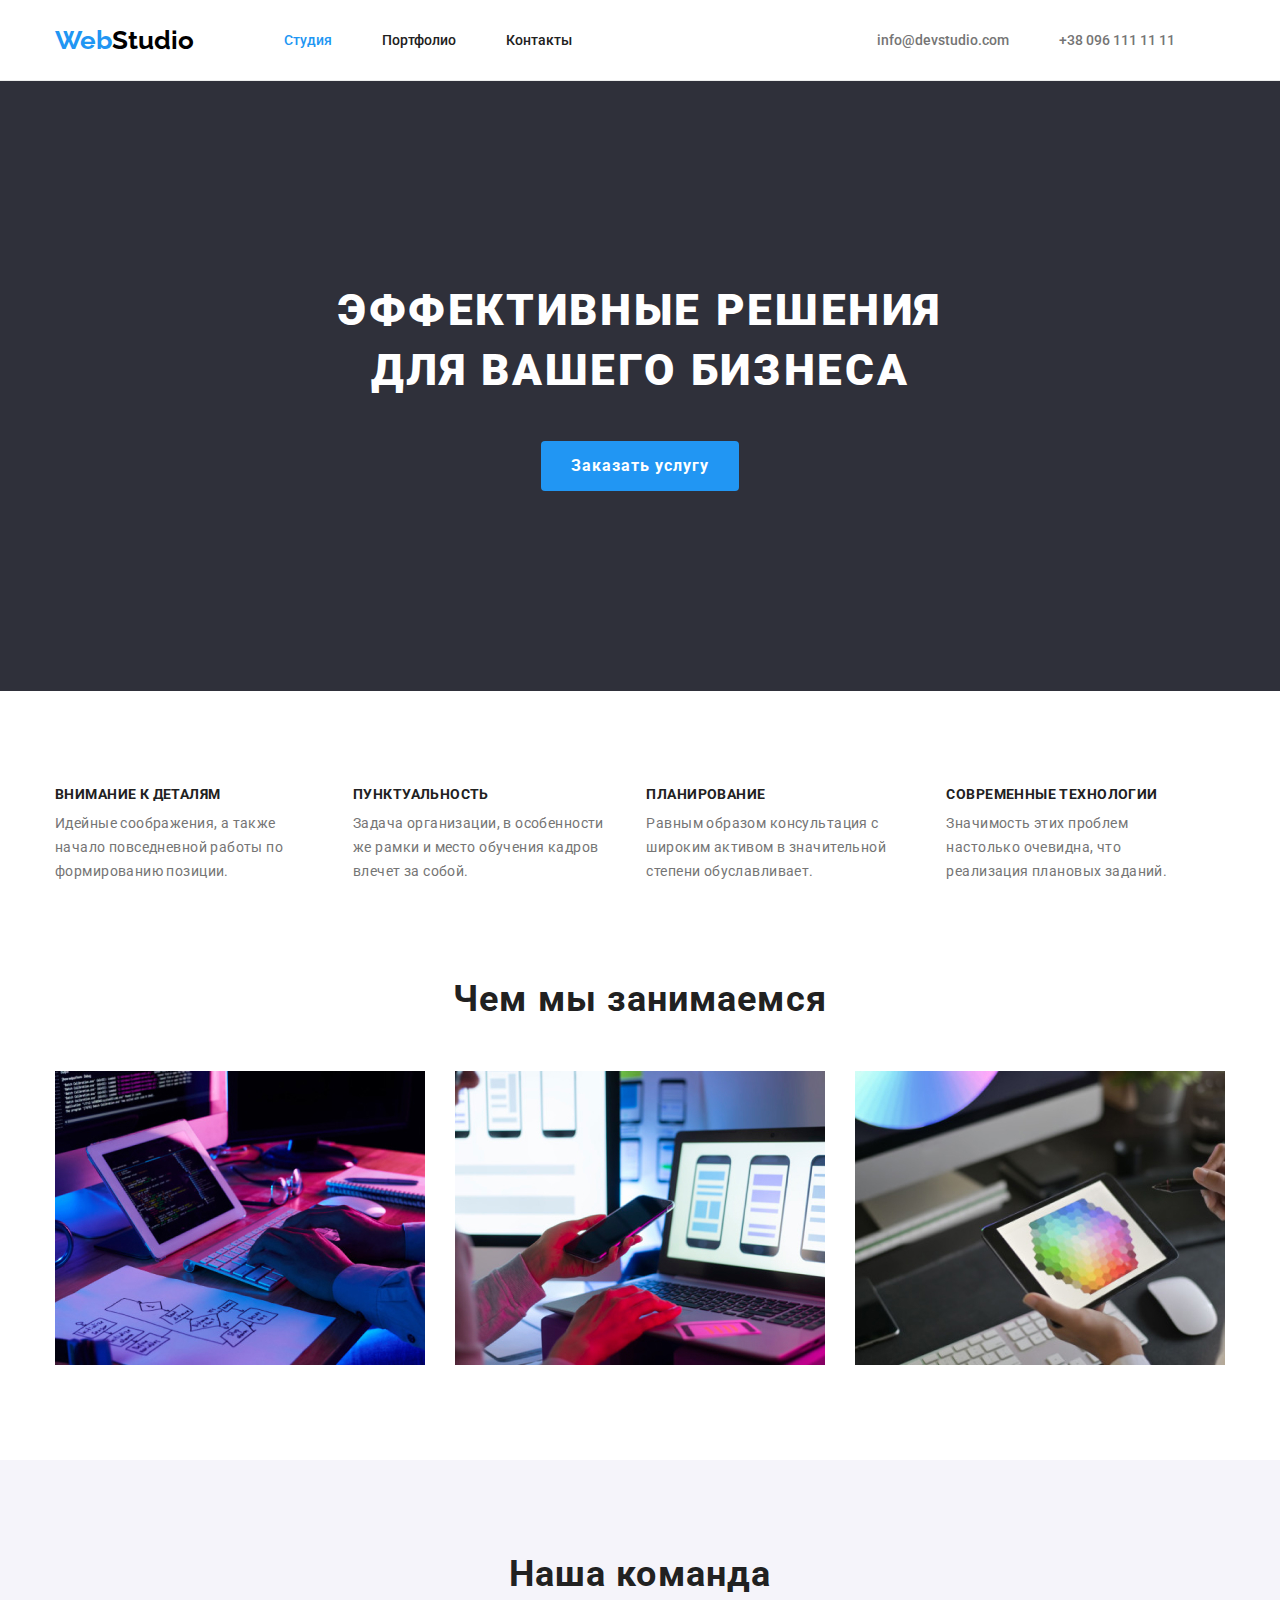
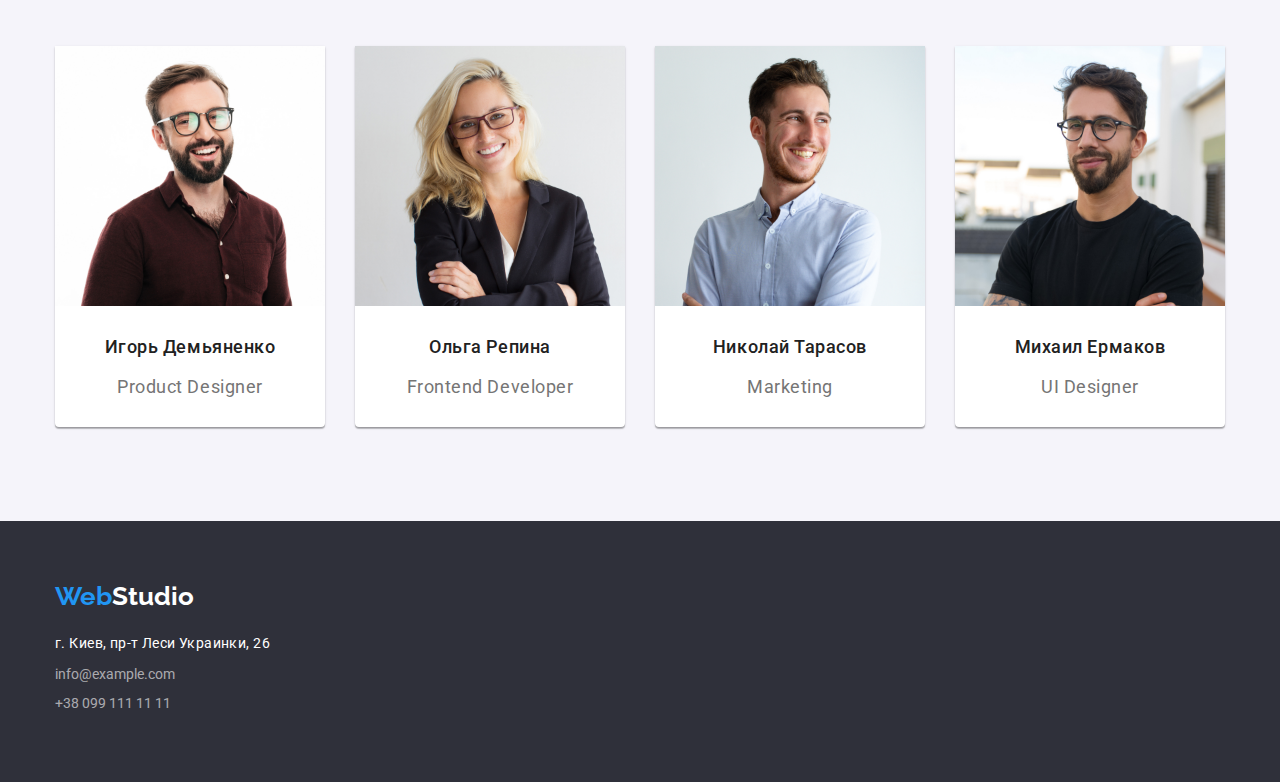
<file: index.html>
<!DOCTYPE html>
<html lang="ru">
<head>
	<meta charset="UTF-8">
	<meta name="viewport" content="width=device-width, initial-scale=1.0">
	<title>WebStudio</title>
	<link rel="stylesheet" type="text/css" href="css/normalize.css">
	<link rel="stylesheet" href="css/style.css">
	<link href="https://fonts.googleapis.com/css2?family=Raleway:wght@700&family=Roboto:wght@400;500;700;900&display=swap" rel="stylesheet">
</head>
<body>
	<header class="header">
		<div class="container header-container">
			<nav class="mainnav">
				<a class="logo" href="index.html"><span class="logo-web">Web</span>Studio</a>
				<ul class="menu">
					<li class="menu-list"><a class="menu-item current" href="#">Студия</a></li>
					<li class="menu-list"><a class="menu-item" href="portfolio.html">Портфолио</a></li>
					<li class="menu-list"><a class="menu-item" href="#">Контакты</a></li>
				</ul>
			</nav>
			<ul class="contact-header">
				<li class="contact-header-item"><a href="mailto:info@devstudio.com">info@devstudio.com</a></li>
				<li class="contact-header-item"><a href="tel:+380961111111">+38 096 111 11 11</a></li>
			</ul>
		</div>
	</header>
	<main>
		<section class="hero">
			<div class="container">
				<div class="hero-content">
					<h1 class="main-heading">Эффективные решения для вашего бизнеса</h1>
					<button class="order-button">Заказать услугу</button>
				</div>
			</div>
		</section> 
		<section class="features">
			<div class="container">
				<ul class="features-item">
					<li class="features-list"><h3 class="features-heading">Внимание к деталям</h3>
					<p class="features-item">Идейные соображения, а также начало повседневной работы по формированию позиции.</p></li>
					<li class="features-list"><h3 class="features-heading">Пунктуальность</h3>
					<p class="features-item">Задача организации, в особенности же рамки и место обучения кадров влечет за собой.</p></li>
					<li class="features-list"><h3 class="features-heading">Планирование</h3>
					<p class="features-item">Равным образом консультация с широким активом в значительной степени обуславливает.</p></li>
					<li class="features-list"><h3 class="features-heading">Современные технологии</h3>
					<p class="features-item">Значимость этих проблем настолько очевидна, что реализация плановых заданий.</p></li>		
				</ul>
			</div>
		</section>
		<section class="services">
			<div class="container">
					<h2 class="service-heading">Чем мы занимаемся</h2>
					<ul class="services-item">
						<li class="services-card"> <img src="./img/img.jpg" width="370" height="294" alt="дизайн"></li>
						<li class="services-card"> <img src="./img/img1.jpg" width="370" height="294" alt="прототип"></li>
						<li class="services-card"> <img src="./img/img2.jpg" width="370" height="294" alt="верстка"></li>
					</ul>
			</div>
		</section>
		<section class="team">
			<div class="container">
				<h2 class="team-heading">Наша команда</h2>
					<ul class="team-list">
						<li class="team-card"> 
							<img  class="team-photo" src="./img/igor.jpg" width="270" height="260" alt="Игорь Демьяненко">
							<h3 class="team-item">Игорь Демьяненко</h3>
							<p class="team-description">Product Designer</p>
						</li>
						<li class="team-card">
						 	<img class="team-photo" src="./img/olga.jpg" width="270" height="260" alt="Ольга Репина">
						 	<h3 class="team-item">Ольга Репина</h3>
							<p class="team-description">Frontend Developer</p>
						</li>
						<li class="team-card">
							<img class="team-photo" src="./img/nikolay.jpg" width="270" height="260" alt="Николай Тарасов">
							<h3 class="team-item">Николай Тарасов</h3>
							<p class="team-description">Marketing</p>
						</li>
						<li class="team-card">
							<img class="team-photo" src="./img/misha.jpg" width="270" height="260" alt="Михаил Ермаков">
							<h3 class="team-item">Михаил Ермаков</h3>
							<p class="team-description">UI Designer</p>
						</li>
					</ul>
			</div>
		</section>
	</main>
		<footer class="footer">
			<div class="container">
				<a class="logo-footer" href="#"><span class="logo-web">Web</span>Studio</a>
				<address>
					<p class="adress">г. Киев, пр-т Леси Украинки, 26</p>
					<ul class="contact-footer">
						<li class="contact-footer-item"><a href="mailto:info@example.com">info@example.com</a></li>
						<li class="contact-footer-item"><a href="tel:+380991111111">+38 099 111 11 11</a></li>
					</ul>
				</address>
			</div>
		</footer>
</body>
</html>
</file>
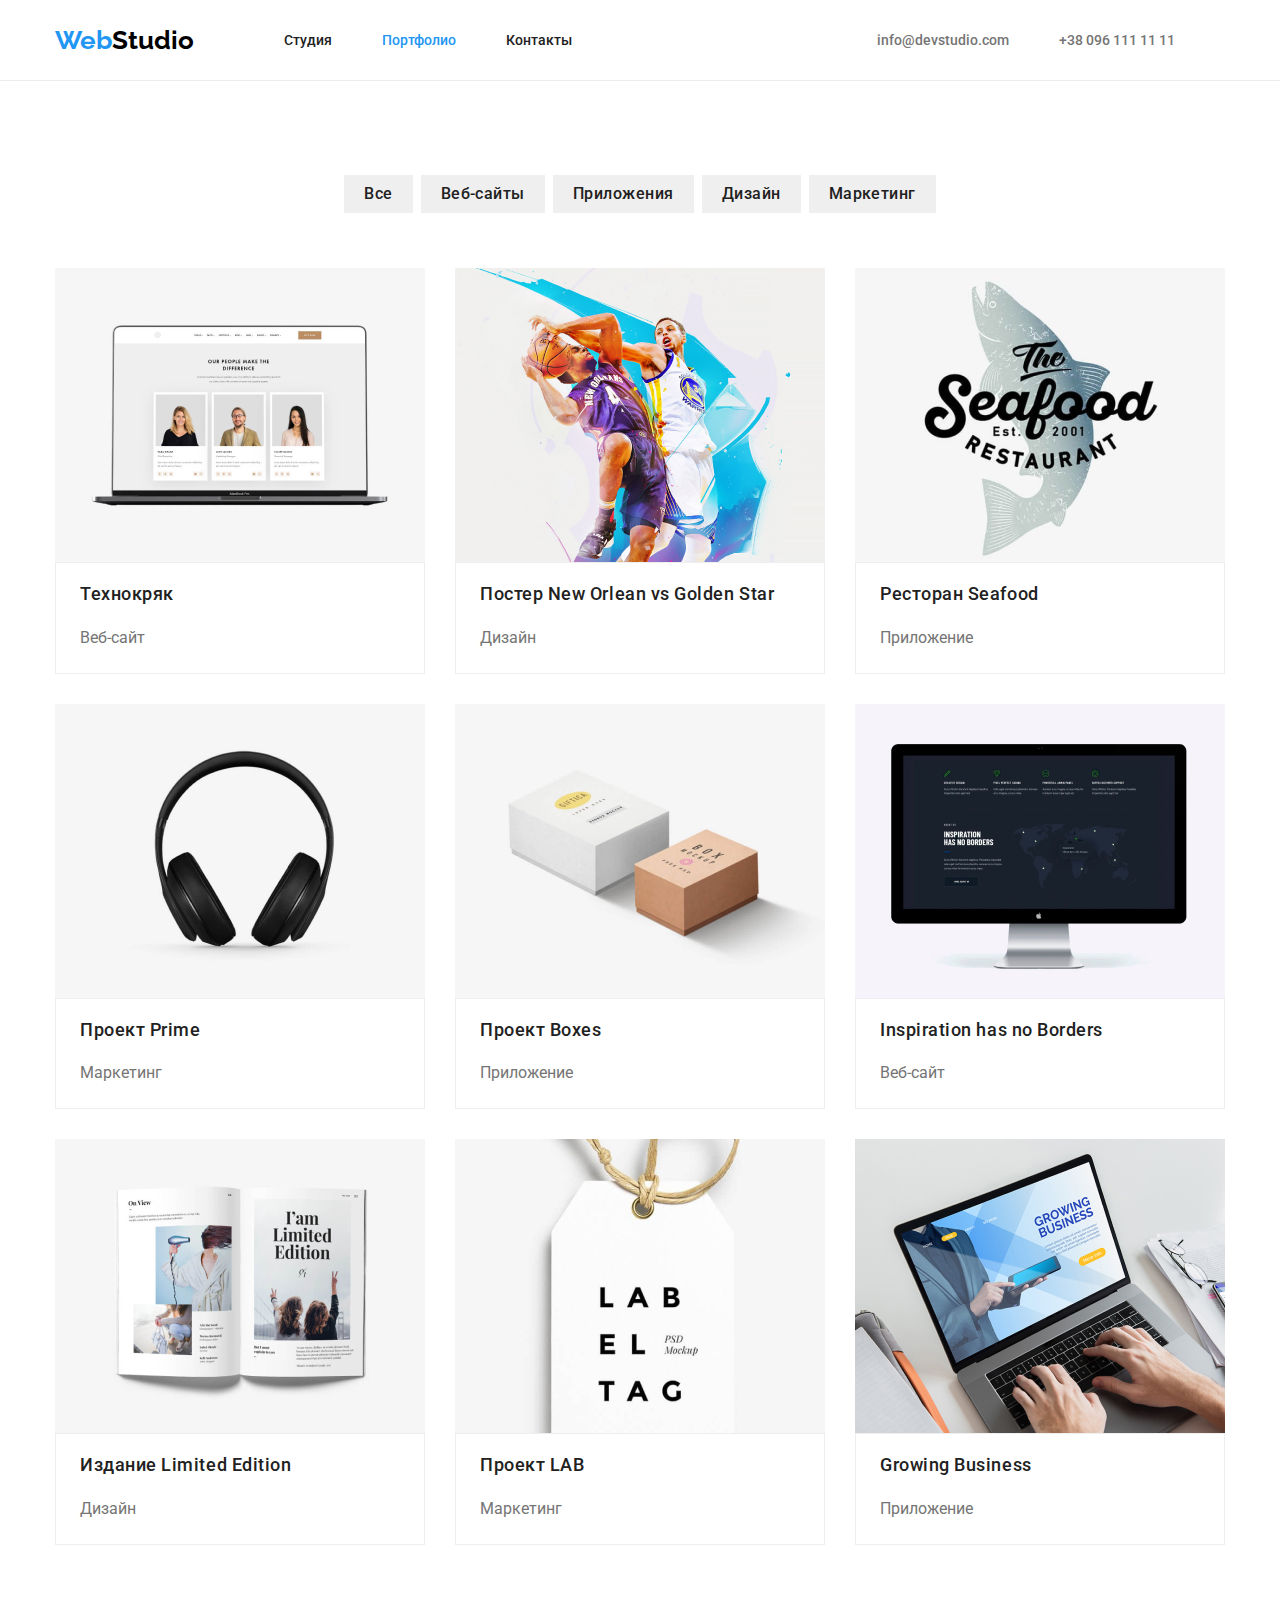
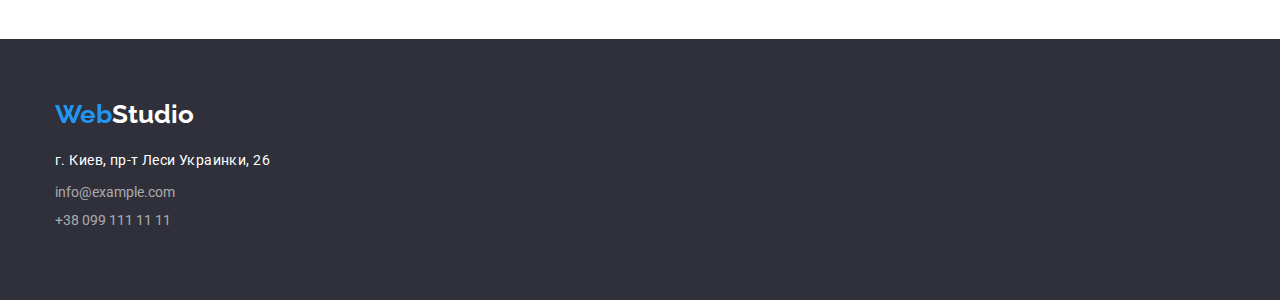
<file: portfolio.html>
<!DOCTYPE html>
<html lang="ru">
<head>
	<meta charset="UTF-8">
	<meta name="viewport" content="width=device-width, initial-scale=1.0">
	<title>WebStudio</title>
	<link rel="stylesheet" type="text/css" href="css/normalize.css">
	<link rel="stylesheet" href="css/style.css">
	<link href="https://fonts.googleapis.com/css2?family=Raleway:wght@700&family=Roboto:wght@400;500;700;900&display=swap" rel="stylesheet">
</head>
<body>
	<header class="header">
		<div class="container header-container">
			<nav class="mainnav">
				<a class="logo" href="index.html"><span class="logo-web">Web</span>Studio</a>
				<ul class="menu">
					<li class="menu-list"><a class="menu-item " href="index.html">Студия</a></li>
					<li class="menu-list"><a class="menu-item current" href="portfolio.html">Портфолио</a></li>
					<li class="menu-list"><a class="menu-item" href="#">Контакты</a></li>
				</ul>
			</nav>
			<ul class="contact-header">
				<li class="contact-header-item"><a href="mailto:info@devstudio.com">info@devstudio.com</a></li>
				<li class="contact-header-item"><a href="tel:+380961111111">+38 096 111 11 11</a></li>
			</ul>
		</div>
	</header>
	<main>
		<section class="portfolio">
			<div class="container">
				<ul class="portfolio-buttons">
					<li class="portfolio-buuton"><button class="portfolio-category">Все</button></li>
					<li class="portfolio-buuton"><button class="portfolio-category">Веб-сайты</button></li>
					<li class="portfolio-buuton"><button class="portfolio-category">Приложения</button></li>
					<li class="portfolio-buuton"><button class="portfolio-category">Дизайн</button></li>
					<li class="portfolio-buuton"><button class="portfolio-category">Маркетинг</button></li>
				</ul>
				<ul class="portfolio-items">
					<li class="portfolio-card">
						<a href="#">
							<img  class="portfolio-photo" src="./img/portfolio/techno.jpg" width="370" height="294" alt="Технокряк">
							<div class="portfolio-head">
								<h3 class="portfolio-name">Технокряк</h3>
								<p class="portfolio-description">Веб-сайт</p>
							</div>
						</a>
					</li>
					<li class="portfolio-card">
						<a  href="#"> 
							<img class="portfolio-photo" src="./img/portfolio/new-orlean.jpg" width="370" height="294" alt="Постер New Orlean vs Golden Star">
							<div class="portfolio-head">
								<h3 class="portfolio-name">Постер New Orlean vs Golden Star</h3>
								<p class="portfolio-description">Дизайн</p>
							</div>
						</a>
					</li>
					<li class="portfolio-card"> 
						<a href="#"> 
							<img  class="portfolio-photo" src="./img/portfolio/seafood.jpg" width="370" height="294" alt="Ресторан Seafood">
							<div class="portfolio-head">
								<h3 class="portfolio-name">Ресторан Seafood</h3>
								<p class="portfolio-description">Приложение</p>
							</div>
						</a>
					</li>
					<li class="portfolio-card"> 
						<a href="#"> 
							<img class="portfolio-photo" src="./img/portfolio/prime.jpg" width="370" height="294" alt="Проект Prime">
							<div class="portfolio-head">
								<h3 class="portfolio-name">Проект Prime</h3>
								<p class="portfolio-description">Маркетинг</p>
							</div>
						</a>
					</li>
					<li class="portfolio-card"> 
						<a href="#"> 
							<img class="portfolio-photo" src="./img/portfolio/boxes.jpg" width="370" height="294" alt="Проект Boxes">
							<div class="portfolio-head">
								<h3 class="portfolio-name">Проект Boxes</h3>
								<p class="portfolio-description">Приложение</p>
							</div>
						</a>
					</li>
					<li class="portfolio-card"> 
						<a href="#"> 
							<img class="portfolio-photo" src="./img/portfolio/inspiration.jpg" width="370" height="294" alt="Inspiration has no Borders">
							<div class="portfolio-head">
								<h3 class="portfolio-name">Inspiration has no Borders</h3>
								<p class="portfolio-description">Веб-сайт</p>
							</div>
						</a>
					</li>	
					<li class="portfolio-card"> 
						<a href="#"> 
							<img  class="portfolio-photo" src="./img/portfolio/limited-edition.jpg" width="370" height="294" alt="Издание Limited Edition">
							<div class="portfolio-head">
								<h3 class="portfolio-name">Издание Limited Edition</h3>
								<p class="portfolio-description">Дизайн</p>
							</div>
						</a>
					</li>
					<li class="portfolio-card"> 
						<a href="#"> 
							<img class="portfolio-photo" src="./img/portfolio/lab.jpg" width="370" height="294" alt="Проект LAB">
							<div class="portfolio-head">
								<h3 class="portfolio-name">Проект LAB</h3>
								<p class="portfolio-description">Маркетинг</p>
							</div>
						</a>
					</li>
					<li class="portfolio-card"> 
						<a href="#"> 
							<img class="portfolio-photo" src="./img/portfolio/growing.jpg" width="370" height="294" alt="Growing Business">
							<div class="portfolio-head">
								<h3 class="portfolio-name">Growing Business</h3>
								<p class="portfolio-description">Приложение</p>
							</div>
						</a>
					</li>															
				</ul>
			</div>
		</section>
	</main>
		<footer class="footer">
			<div class="container">
				<a class="logo-footer" href="#"><span class="logo-web">Web</span>Studio</a>
				<address>
					<p class="adress">г. Киев, пр-т Леси Украинки, 26</p>
					<ul class="contact-footer">
						<li class="contact-footer-item"><a href="mailto:info@example.com">info@example.com</a></li>
						<li class="contact-footer-item"><a href="tel:+380991111111">+38 099 111 11 11</a></li>
					</ul>
				</address>
			</div>
		</footer>
</body>
</html>
</file>
<file: css/style.css>
:root {
  --maincolor: #2196F3;
  --mainfont: 'Roboto', sans-serif;
  --bodycolor: #212121;
}

ul {
	padding-left:0;
}
h2, ul, p {
	margin:0;
}

h3 {
	margin-top: 0;
}

img {
	display: block;
}

html {
  box-sizing: border-box;
}

.container {
	width: 1170px;
	padding-right: 15px;
	padding-left: 15px;
	margin-left: auto;
	margin-right: auto;
}
.header {
	border-bottom: 1px solid #ececec;
}
.header-container {
	display: flex;
	justify-content: space-between;
	padding-top: 25px;
	padding-bottom: 25px;
}
.mainnav {
	display: flex;
	align-items: center;
}

.menu {
	display: flex;
}
.contact-header {
	display: flex;
	align-items: center;
}

.menu-list:not(:last-child) {
	margin-right: 50px;
}
.contact-header-item{
	margin-right: 50px;
}

.logo {
	color: #000000;
	font-size: 26px;
	font-family: 'Raleway', sans-serif;
	font-weight: 700;
	text-decoration: none;
	line-height: 1.173;
	margin-right: 90px;
}
.logo-web {
	color: var(--maincolor);
}
.menu-item{
	text-decoration: none;
	font-family: var(--mainfont);
	font-weight: 500;
	font-size: 14px;
	line-height: 1.172;
	color: var(--bodycolor);
}

.contact-header a
/*.mainnav a*/ {
	text-decoration: none;
	font-family: var(--mainfont);
	font-weight: 500;
	font-size: 14px;
	line-height: 1.172;
}
.mainnav li, 
.contact-header li,
.features li, 
.services li,
.team li,
.footer li,
.contact-footer li,
.portfolio li {
	list-style: none;
}



.contact-header a {
	color: #757575;
}

.menu-item:hover,
.menu-item:active,
.contact-header a:hover,
.contact-footer a:hover,
.menu-item:focus,
.contact-header a:focus,
.contact-footer a:focus,
.contact-footer a:active
 {
	color: var(--maincolor);
}

.hero, .footer {
	background-color: #2f303a; 
	/*padding: 25px;*/
}

.hero {
	padding-top: 200px;
	padding-bottom: 200px;
}
.main-heading {
	text-align: center;
	color: #ffffff;
	font-size: 44px;
	font-weight: 900;
	letter-spacing: 0.06em;
	text-transform: uppercase;
	line-height: 1.363;
	text-align: center;
	font-family: var(--mainfont);
	max-width: 700px;
	margin:0 auto;

}
.hero-content {
	text-align: center;
}
.order-button {
	background-color: var(--maincolor);
	color: #ffffff;
	font-family: var(--mainfont);
	font-size: 16px;
	line-height: 1.875;
	font-weight: 700;
	text-align: center;
	display: inline-block;
	letter-spacing: 0.06em;
	padding:10px 30px;
	margin-top: 40px;
	border-radius: 4px;
	border: none;
}
.order-button:hover,
.order-button:focus {
	background-color: #ffffff;
	color: var(--maincolor);
}
.features {
	padding-top: 95px;
	padding-bottom: 95px;

}
.features-item {
	display: flex;
} 
.features-heading {
	color: var(--bodycolor);
	font-family: var(--mainfont);
	font-size: 14px;
	line-height: 1.142;
	font-weight: 700;
	letter-spacing: 0.03em;
	text-transform: uppercase;
	margin-bottom: 10px;
}
.features-item {
	color:#757575;
	font-family: var(--mainfont);
	font-size: 14px;
	line-height: 1.714;
	letter-spacing: 0.03em;
	font-weight: 400;

}
.features-list {
	max-width: 270px;
	margin-right: 30px;
}
.services-item {
	display: flex;
	justify-content: center;
}


.services {
	padding-bottom: 95px;
}
.services-card:not(:last-child) {
	margin-right: 30px;
}
.service-heading,
.team-heading {
	font-family: var(--mainfont);
	font-weight: 700;
	font-size: 36px;
	line-height: 1.166;
	text-align: center;
	letter-spacing: 0.03em;
	color: var(--bodycolor);
	margin-bottom: 50px;
}

.team-photo {
	margin-bottom: 30px;
}
.team {
	background-color: #F5F4FA;
	padding-top: 94px;
    padding-bottom: 94px;
}
.team-item, 
.team-description, 
.portfolio-name {
	font-family: var(--mainfont);
	font-size: 18px;
	line-height: 1.187;
	letter-spacing: 0.03em;
}
.portfolio-description {
	font-size:16px;
	line-height: 1.875;
	font-family: var(--mainfont);
}
.team-list {
	display: flex;
	justify-content: center;
}
.team-card:not(:last-child) {
	margin-right: 30px;
}
.team-card {
	text-align: center;
	background-color: white;
	box-shadow: 0px 1px 3px rgba(0, 0, 0, 0.12), 0px 1px 1px rgba(0, 0, 0, 0.14), 0px 2px 1px rgba(0, 0, 0, 0.2);
	border-radius: 0px 0px 4px 4px;
}

.team-item,
.portfolio-name {
	color: var(--bodycolor);
	font-weight: 500;
}
.team-description {
	padding-bottom: 30px;
}
.team-description,
.portfolio-description {
	color: #757575;
	font-weight: 400;
}
.portfolio {
	padding:94px 0px;
}
.portfolio-buttons {
	display: flex;
	justify-content: center;
	margin-bottom: 25px;
}
.portfolio-buuton:not(:last-child) {
	margin-right: 8px;
}
.portfolio-items {
	display: flex;
	flex-wrap: wrap;
}

.portfolio-card {
	margin-right: 30px;
	margin-top: 30px;
}
.portfolio-card:nth-child(3n) {
  margin-right: 0;
}


	
.portfolio-head {
	border: 1px solid #eeeeee;
	padding: 20px 24px;

}
.logo-footer {
	color: #fff;
	font-size: 26px;
	font-family: 'Raleway', sans-serif;
	font-weight: 700;
	text-decoration: none;
	line-height: 1.173;
	display: inline-block;
	margin-bottom: 20px;
}
.adress{
	font-family: var(--mainfont);
	font-weight: 400;
	color: #fff;
	font-style:normal;
	font-size: 14px;
	line-height: 1.714;
	letter-spacing: 0.03em;
	
}
.contact-footer a {
	text-decoration: none;
	font-family: var(--mainfont);
	font-weight: 400;
	font-size: 14px;
	line-height: 1.172;
	color: rgba(255, 255, 255, 0.6);
	font-style: normal;


}
.portfolio-category {
	font-family: var(--mainfont);
	font-weight: 500;
	font-size: 16px;
	line-height: 1.625;
	letter-spacing: 0.03em;
	color: var(--bodycolor);
	text-decoration: none;
	border: none;
	padding: 6px 20px;

}

.portfolio-category:hover,
.portfolio-category:active,
.portfolio-category:focus {
	background-color: var(--maincolor);
	color:#fff;
	box-shadow: 0px 3px 1px rgba(0, 0, 0, 0.1), 0px 1px 2px rgba(0, 0, 0, 0.08), 0px 2px 2px rgba(0, 0, 0, 0.12);
	border-radius: 4px;

}
.portfolio-items a{
	text-decoration: none;
}

.portfolio-name:hover,
.portfolio-description:hover {
	color:var(--maincolor);
}

.current {
	color:var(--maincolor);
	text-decoration: none;
	font-family: var(--mainfont);
	font-weight: 500;
	font-size: 14px;
	line-height: 1.172;
}

.footer {
	padding: 60px 0px;
}
.contact-footer-item, .adress {
	margin-bottom: 10px;
}
</file>
